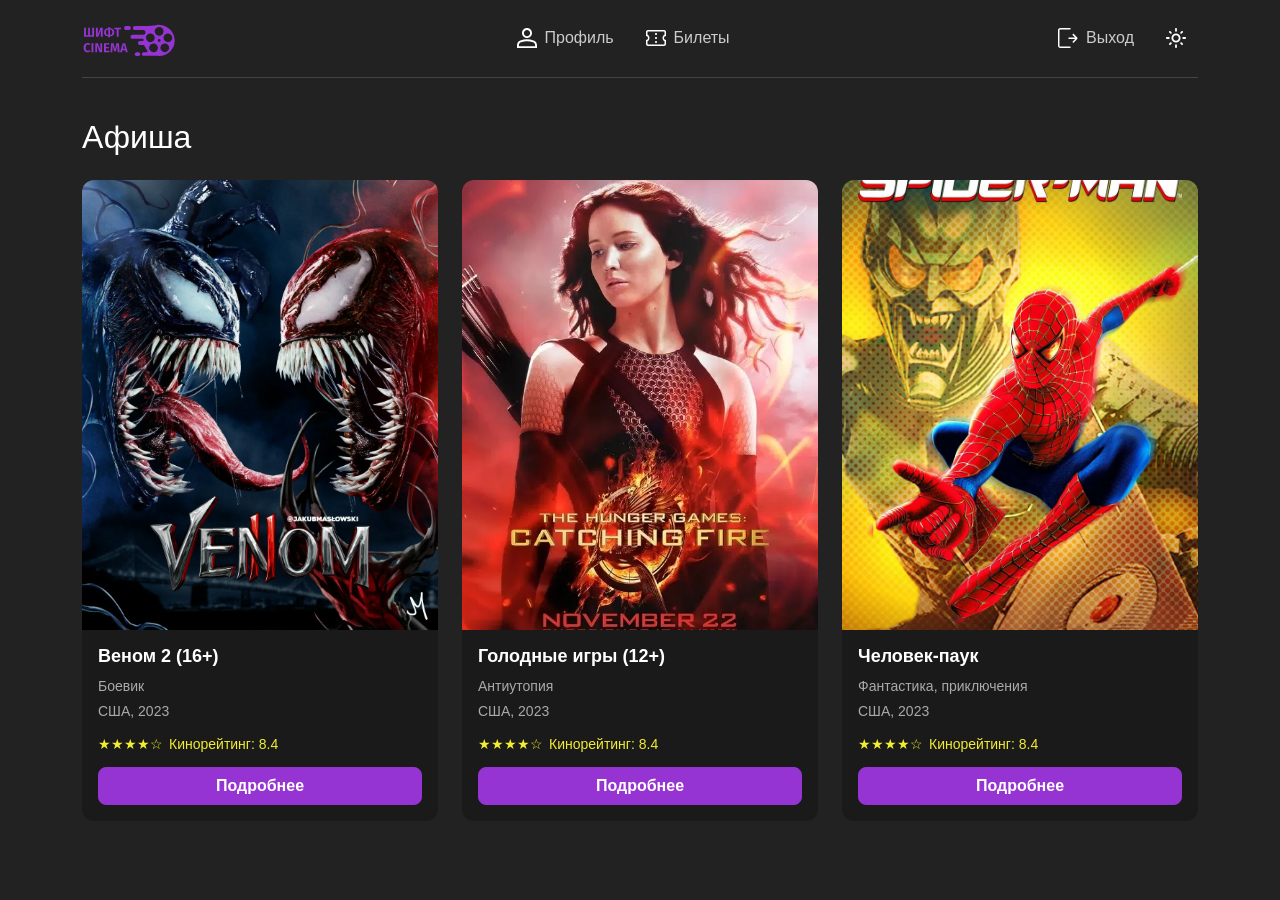
<file: index.html>
<!DOCTYPE html>
<html lang="ru">
<head>
  <meta charset="UTF-8" />
  <meta name="viewport" content="width=device-width, initial-scale=1.0"/>
  <title>Шифт Кинотеатр</title>
  <link href="https://cdn.jsdelivr.net/npm/bootstrap@5.3.0/dist/css/bootstrap.min.css" rel="stylesheet">
  <link rel="stylesheet" href="style.css">
</head>
<body>
  <div class="container">
    
    <header class="header-section">
      <div class="d-flex justify-content-between align-items-center">
       
        <div class="logo">
          <img src="images/Logo_Cinema.svg">
        </div>
        
       <div class="d-flex gap-2">
          <a href="profile.html" class="nav-link-custom">
            <img src="images/Profile.svg" alt="Профиль">
            <span>Профиль</span>
          </a>
          <a href="билеты.html" class="nav-link-custom">
            <img src="images/Tickets.svg" alt="Билеты">
            <span>Билеты</span>
          </a>
        </div>
        
        
        <div class="d-flex gap-2">
          <a href="index.html" class="nav-link-custom">
            <img src="images/Exit.svg" alt="Выход">
            <span>Выход</span>
          </a>
          <a href="#" class="nav-link-custom">
            <img src="images/Vector.svg" alt="Солнце">
          </a>
        </div>
        
      </div>
    </header>

    
    <main class="afisha">
      <h1 class="mb-4">Афиша</h1>
      
      
      <div class="row row-cols-1 row-cols-md-2 row-cols-lg-3 g-4">
        
        
        <div class="col">
          <div class="film-card" onclick="openFilm()">
            <img src="images/venom.jpg" alt="Веном 2">
            <div class="film-info">
              <h3 class="film-title">Веном 2 (16+)</h3>
              <p class="film-genre">Боевик</p>
              <p class="film-year">США, 2023</p>
              <div class="rating">
                <span>★★★★☆</span>
                <span>Кинорейтинг: 8.4</span>
              </div>
              <button class="btn btn-purple w-100">Подробнее</button>
            </div>
          </div>
        </div>

        
        <div class="col">
          <div class="film-card" onclick="openFilm()">
            <img src="images/soika.jpg" alt="Голодные игры">
            <div class="film-info">
              <h3 class="film-title">Голодные игры (12+)</h3>
              <p class="film-genre">Антиутопия</p>
              <p class="film-year">США, 2023</p>
              <div class="rating">
                <span>★★★★☆</span>
                <span>Кинорейтинг: 8.4</span>
              </div>
              <button class="btn btn-purple w-100">Подробнее</button>
            </div>
          </div>
        </div>

        
        <div class="col">
          <div class="film-card" onclick="openFilm()">
            <img src="images/spider.jpg" alt="Человек-паук">
            <div class="film-info">
              <h3 class="film-title">Человек-паук</h3>
              <p class="film-genre">Фантастика, приключения</p>
              <p class="film-year">США, 2023</p>
              <div class="rating">
                <span>★★★★☆</span>
                <span>Кинорейтинг: 8.4</span>
              </div>
              <button class="btn btn-purple w-100">Подробнее</button>
            </div>
          </div>
        </div>
        
      </div>
    </main>
  </div>


  <script src="https://cdn.jsdelivr.net/npm/bootstrap@5.3.0/dist/js/bootstrap.bundle.min.js"></script>
  
  
  <script>
    function openFilm() {
      window.location.href = 'film.html';
    }
  </script>
</body>
</html>
</file>
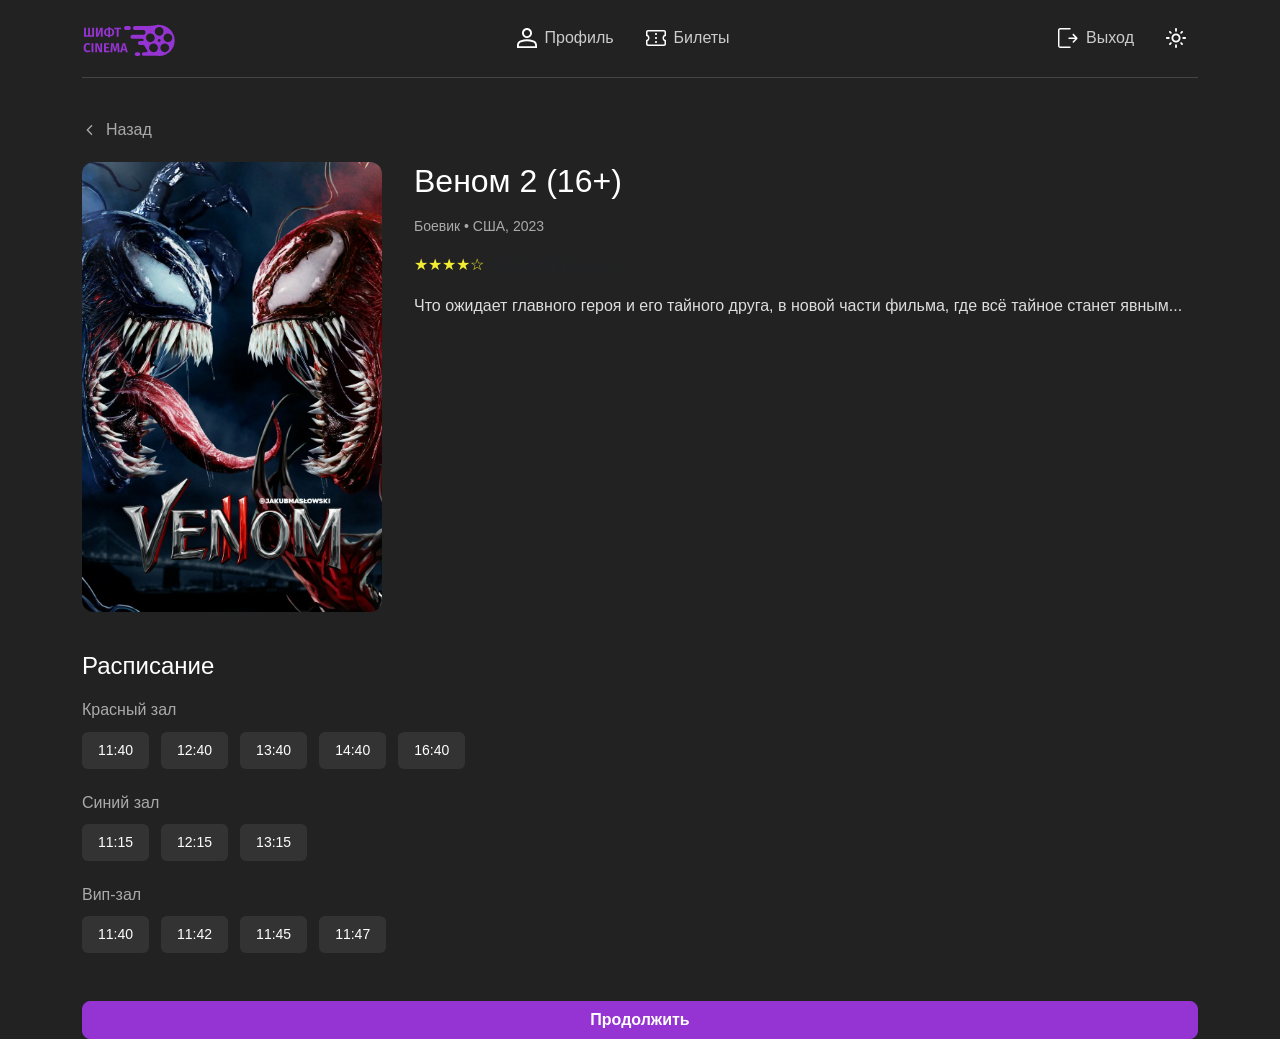
<file: film.html>
<!DOCTYPE html>
<html lang="ru">
<head>
  <meta charset="UTF-8" />
  <meta name="viewport" content="width=device-width, initial-scale=1.0"/>
  <title>Веном 2 | Шифт Кинотеатр</title>
  <link href="https://cdn.jsdelivr.net/npm/bootstrap@5.3.0/dist/css/bootstrap.min.css" rel="stylesheet">
  <link rel="stylesheet" href="style.css">
</head>
<body>
  <div class="container">
    
    <header class="header-section">
      <div class="d-flex justify-content-between align-items-center">
        <div class="logo">
          <img src="images/Logo_Cinema.svg">
        </div>
        <div class="d-flex gap-2">
          <a href="profile.html" class="nav-link-custom">
            <img src="images/Profile.svg" alt="Профиль">
            Профиль
          </a>
          <a href="tickets.html" class="nav-link-custom">
            <img src="images/Tickets.svg" alt="Билеты">
            Билеты
          </a>
        </div>
        <div class="d-flex gap-2">
          <a href="index.html" class="nav-link-custom">
            <img src="images/Exit.svg" alt="Выход">
            Выход
          </a>
          <a href="#" class="nav-link-custom">
            <img src="images/Vector.svg" alt="Солнце">
          </a>
        </div>
      </div>
    </header>

    
    <div class="back-btn" onclick="history.back()">
      <svg width="16" height="16" viewBox="0 0 24 24" fill="none" stroke="currentColor" stroke-width="2">
        <path d="M15 19l-7-7 7-7"></path>
      </svg>
      Назад
    </div>

    
    <div class="film-header">
      <div class="poster">
        <img src="images/venom.jpg" alt="Веном 2">
      </div>
      <div class="film-details">
        <h1>Веном 2 (16+)</h1>
        <div class="genre-year">
          Боевик • США, 2023
        </div>
        <div class="d-flex align-items-center gap-2 mb-3">
          <span style="color: #F2EC32;">★★★★☆</span>
          <span class="text-muted">Кинорейтинг: 8.4</span>
        </div>
        <p class="description">
          Что ожидает главного героя и его тайного друга, в новой части фильма, где всё тайное станет явным...
        </p>
      </div>
    </div>

   
    <div class="schedule">
      <h2>Расписание</h2>
      
      <div class="session-group">
        <h3>Красный зал</h3>
        <div class="sessions">
          <span class="session-badge">11:40</span>
          <span class="session-badge">12:40</span>
          <span class="session-badge">13:40</span>
          <span class="session-badge">14:40</span>
          <span class="session-badge">16:40</span>
        </div>
      </div>

      <div class="session-group">
        <h3>Синий зал</h3>
        <div class="sessions">
          <span class="session-badge">11:15</span>
          <span class="session-badge">12:15</span>
          <span class="session-badge">13:15</span>
        </div>
      </div>

      <div class="session-group">
        <h3>Вип-зал</h3>
        <div class="sessions">
          <span class="session-badge">11:40</span>
          <span class="session-badge">11:42</span>
          <span class="session-badge">11:45</span>
          <span class="session-badge">11:47</span>
        </div>
      </div>

    
      <button class="btn btn-purple w-100 mt-4">Продолжить</button>
    </div>
  </div>

  <script>
    function showPayment() {
      alert('Оформление заказа. Данные отправлены.');
    }
  </script>
</body>
</html>
</file>
<file: style.css>
* {
  margin: 0;
  padding: 0;
  box-sizing: border-box;
}

body {
  background: #222;
  color: #fff;
  font-family: 'Segoe UI', Tahoma, Geneva, Verdana, sans-serif;
}


.header-section {
  padding: 20px 0;
  margin-bottom: 40px;
  border-bottom: 1px solid #444;
}

.logo {
  font-size: 24px;
  font-weight: bold;
  color: #9534D2;
  flex-shrink: 0;
}


.nav-link-custom {
  display: flex;
  align-items: center;
  gap: 8px;
  color: #ccc;
  text-decoration: none;
  padding: 6px 12px;
  border-radius: 6px;
  transition: all 0.3s;
}

.nav-link-custom:hover {
  color: white;
  background: #333;
}

.nav-link-custom.active {
  color: white;
  background: #3a2a5a;
  font-weight: bold;
}

.nav-link-custom img {
  width: 20px;
  height: 20px;
}


.btn-purple {
  background: #9534D2;
  border-color: #9534D2;
  color: white;
  font-weight: 600;
  border-radius: 8px;
  transition: all 0.3s;
}

.btn-purple:hover {
  background: #7a28b3;
  border-color: #7a28b3;
  transform: translateY(-2px);
  box-shadow: 0 4px 12px rgba(149, 52, 210, 0.4);
}


.afisha h1 {
  font-size: 32px;
  margin-bottom: 30px;
}

.film-card {
  background: #1a1a1a;
  border-radius: 12px;
  overflow: hidden;
  transition: transform 0.3s, box-shadow 0.3s;
  cursor: pointer;
}

.film-card:hover {
  transform: translateY(-6px);
  box-shadow: 0 12px 24px rgba(0, 0, 0, 0.4);
}

.film-card img {
  width: 100%;
  height: 450px;
  object-fit: cover;
}

.film-info {
  padding: 16px;
}

.film-title {
  font-size: 18px;
  font-weight: bold;
  margin-bottom: 8px;
  color: #fff;
}

.film-genre,
.film-year {
  font-size: 14px;
  color: #aaa;
  margin-bottom: 4px;
}

.film-year {
  margin-bottom: 12px;
}

.rating {
  display: flex;
  align-items: center;
  gap: 6px;
  margin-bottom: 12px;
  font-size: 14px;
  color: #F2EC32;
}


.back-btn {
  color: #aaa;
  cursor: pointer;
  margin-bottom: 20px;
  display: inline-flex;
  align-items: center;
  gap: 8px;
}

.film-header {
  display: flex;
  gap: 32px;
  margin-bottom: 40px;
}

.poster img {
  width: 300px;
  height: 450px;
  object-fit: cover;
  border-radius: 12px;
}

.film-details h1 {
  font-size: 32px;
  margin-bottom: 16px;
}

.genre-year {
  color: #aaa;
  margin-bottom: 16px;
  font-size: 14px;
}

.description {
  line-height: 1.6;
  margin-bottom: 24px;
  color: #ddd;
}

.schedule h2 {
  font-size: 24px;
  margin-bottom: 20px;
}

.session-group {
  margin-bottom: 24px;
}

.session-group h3 {
  font-size: 16px;
  margin-bottom: 12px;
  color: #aaa;
}

.sessions {
  display: flex;
  flex-wrap: wrap;
  gap: 12px;
}

.session-badge {
  background: #333;
  padding: 8px 16px;
  border-radius: 6px;
  font-size: 14px;
  cursor: pointer;
  transition: 0.3s;
}

.session-badge:hover {
  background: #444;
}
</file>
